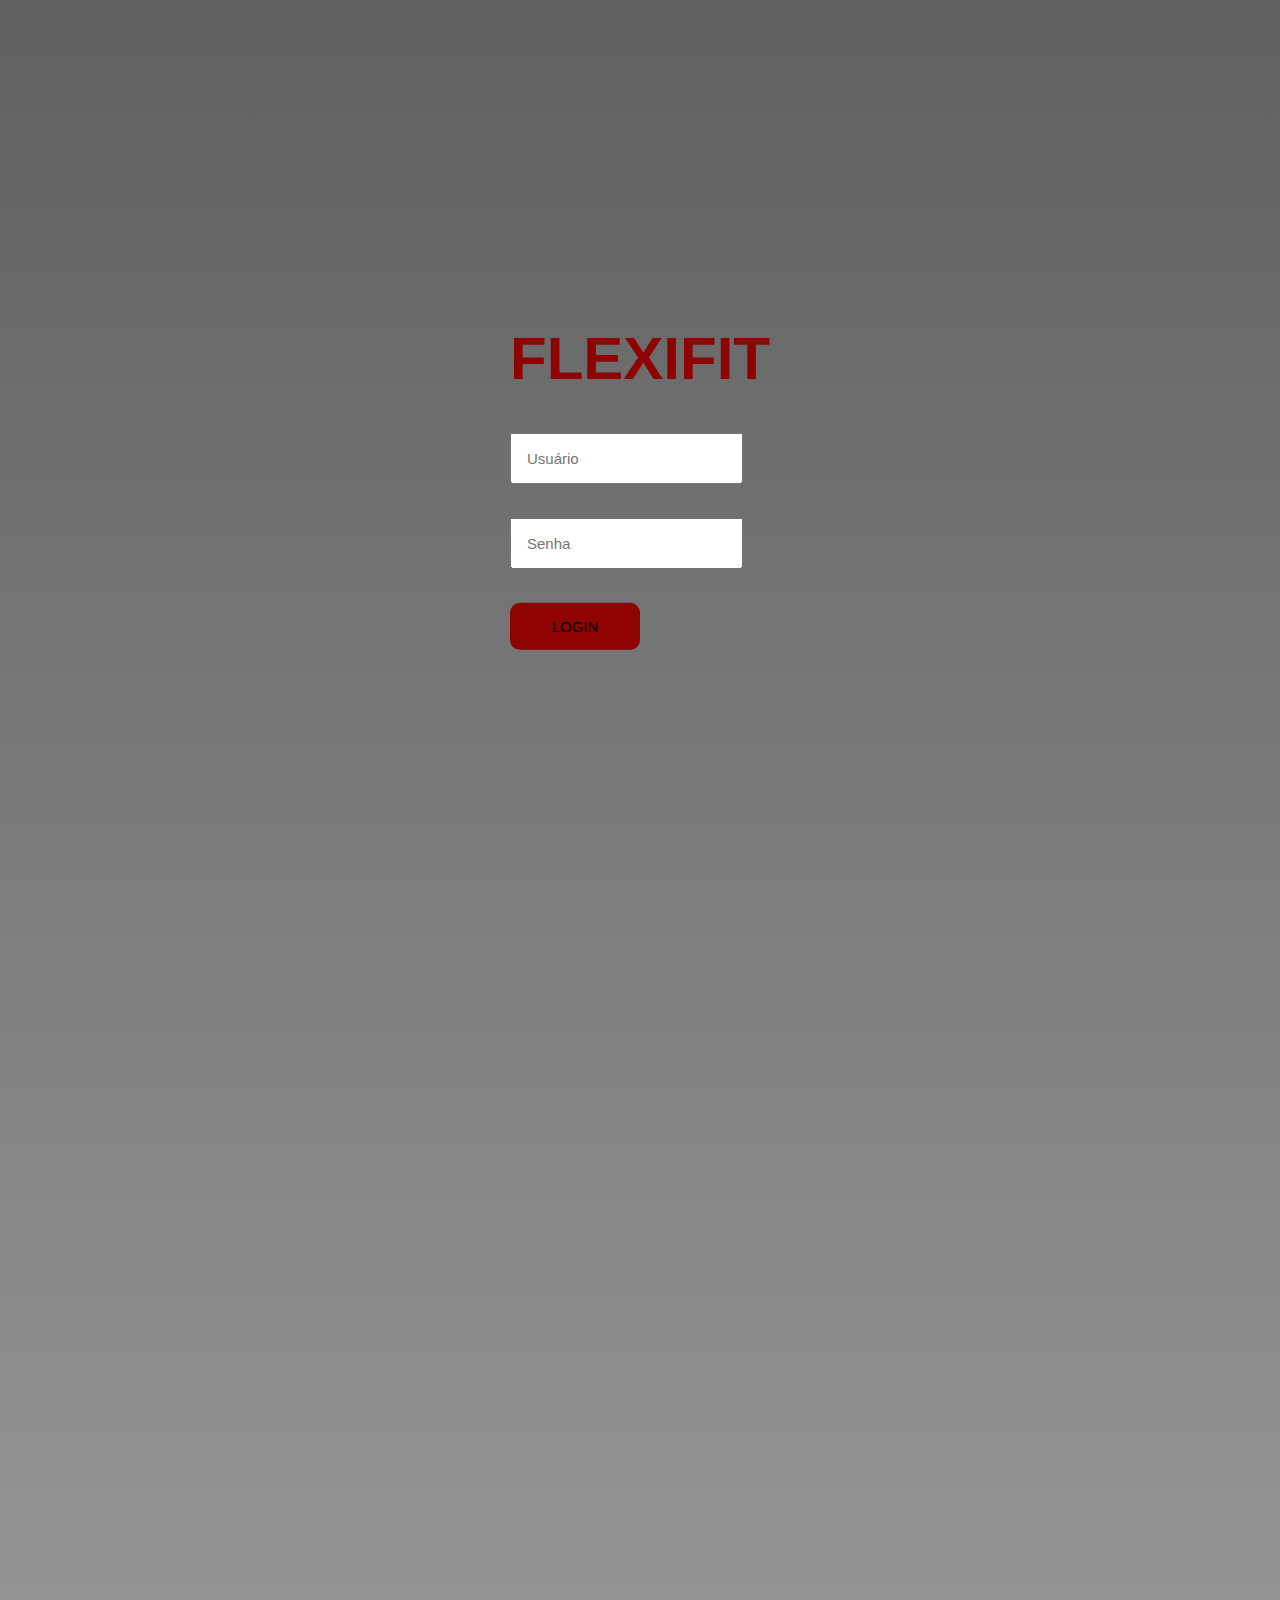
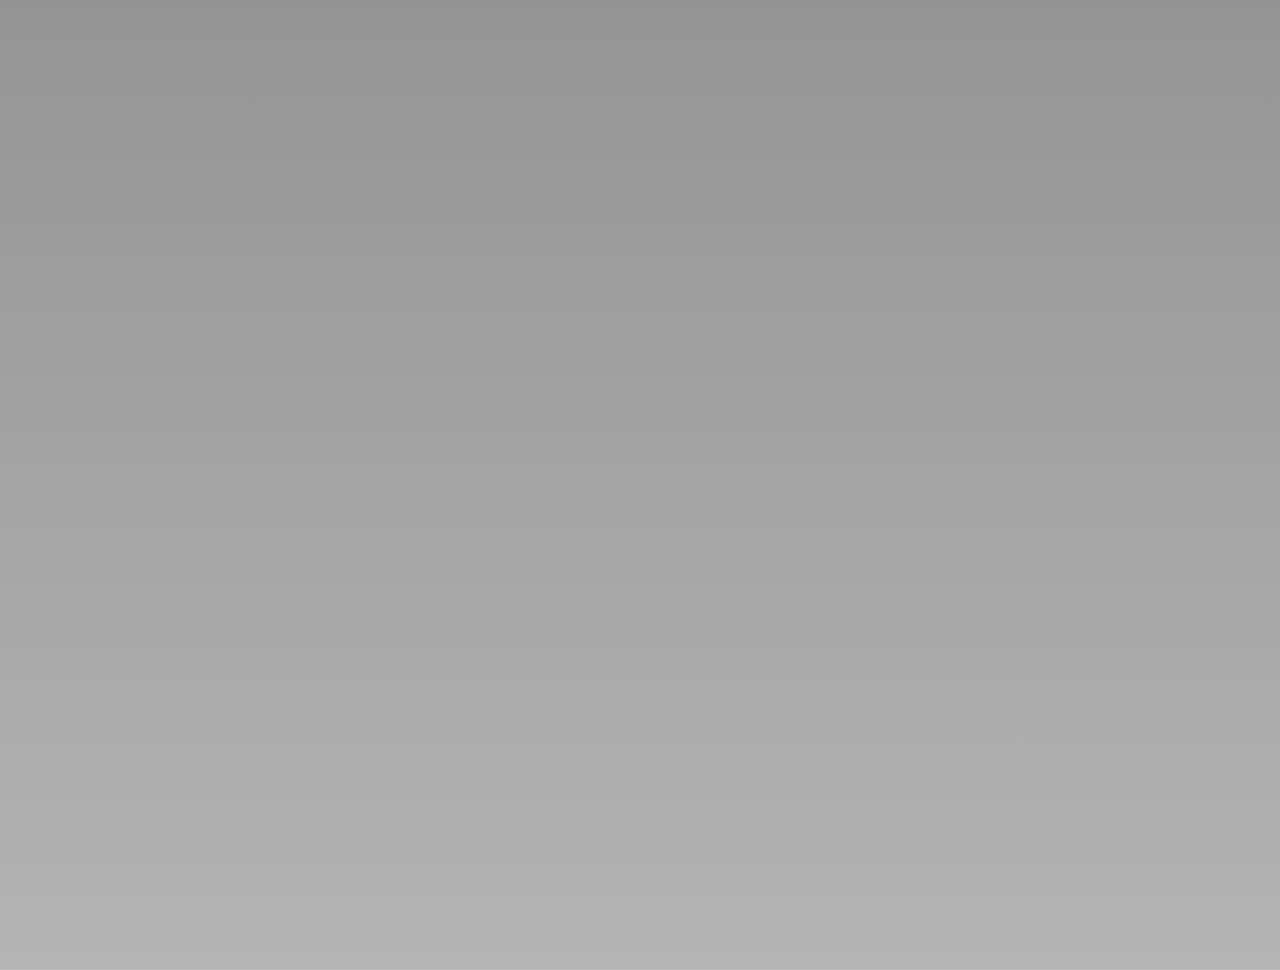
<file: index.html>
<!DOCTYPE html>
<html lang="pt-br">
<head>
    <meta charset="UTF-8">
    <meta http-equiv="X-UA-Compatible" content="IE=edge">
    <meta name= "viewport" content="width=device-width,initial-scale=1.0">
    <title>tela de login</title>
    <style>
        body{
            color: #D9D9D9;
            font-family: Arial, Helvetica, sans-serif

            }
            div{ 
                background: linear-gradient(180deg, #292929 0%, #B4B4B4 100%);
                position:absolute;
                top:50%;
                left: 50%;
                transform: translate(-50%,-50%);
                padding: 1920px;
                border-radius: 0px;
                color:rgb(143, 2, 2);
                font-size: 30px;
                
            }
            input{
                padding: 15px;
                border-radius: none;
                outline: none;
                font-size: 15px;

            }
            button{
                background-color: rgb(143, 2, 2);
                border: none;
                padding: 15px;
                width: 50%;
                border-radius: 10px;
                font-size: 15px;
                cursor: pointer;
            }
    </style>
        
    
<body>

            <div class="tela-login">

        
            </div>
        <div id="formulario">
            <br>
        <h1>FLEXIFIT</h1>
           <input type="text"placeholder="Usuário">
           <br><br>
           <input type="password"placeholder= "Senha">
           <br><br>
               <button>LOGIN</button>
                <form action="login.php" method="post">

                </form>

            </div>
        </section>

        </section>
    </main>
    
</body>
</html>
</file>
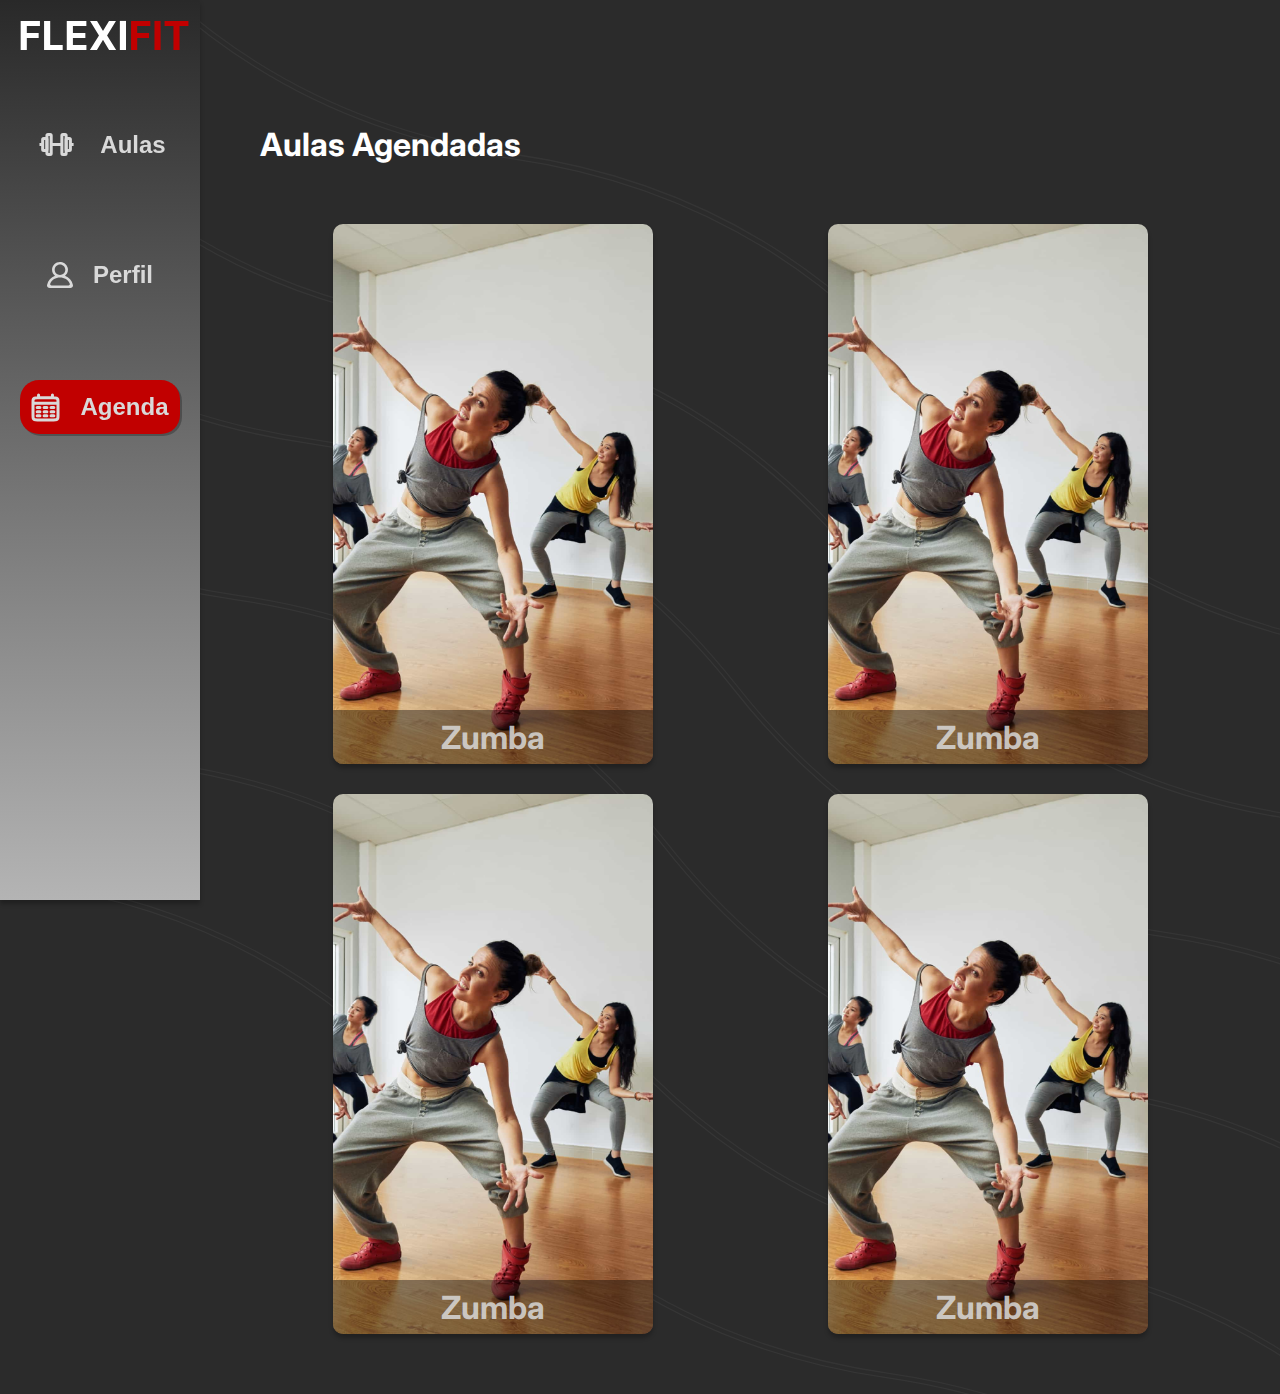
<file: codigo-fonte/agenda/agenda.html>
<!DOCTYPE html>
<html lang="en">
<head>
    
    <meta charset="UTF-8">
    <meta name="viewport" content="width=device-width, initial-scale=1.0">
    <title>Agenda</title>
    <link rel="stylesheet" href="agenda.css">
    <link rel="preconnect" href="https://fonts.googleapis.com">
    <link rel="preconnect" href="https://fonts.gstatic.com" crossorigin>
    <link href="https://fonts.googleapis.com/css2?family=Inter:wght@100;200;300;400;500;600;700;800;900&display=swap" rel="stylesheet">
</head>
<body>
    <div class="section">
        <h1>Aulas Agendadas</h1>
        <div class="cardAula">
                <div class="aula" role="button" id="aula-box">
                    <div id="box">
                        <p>Zumba</p>
                    </div>
                </div>
                <div class="aula" role="button" id="aula-box">
                    <div id="box">
                        <p>Zumba</p>
                    </div>
                </div>
                <div class="aula" role="button" id="aula-box">
                    <div id="box">
                        <p>Zumba</p>
                    </div>
                </div>
                <div class="aula aula-esp" role="button" id="aula-box">
                    <div id="box">
                        <p>Zumba</p>
                    </div>
                </div>
        </div>
        <div id="modal-id" class="modal-container">
            <div class="modal">
                <div class="aula" id="modal-image">
                    <div id="box">
                        <p>Zumba</p>
                    </div>
                </div>
                <div id="textos">
                    <p>Horário</p>
                    <p>Data</p>
                    <p>16:30</p>
                    <p>01/12</p>
                </div>
                <div id="botoes">
                    <a href="">Voltar</a>
                    <a href="">Desmarcar</a>
                </div>
            </div>
        </div>
    </div>
    <aside>
        <div class="sidebar">
            <div class="logo">
                <img src="/codigo-fonte/sidebar/images/flexifit.svg" alt="Flexifit">
            </div>
            <ul class="menu">
                <li>
                    <a href="/codigo-fonte/aulas/aulas.html">
                        <button class="Aulas">
                            <img src="/codigo-fonte/sidebar/images/gym.svg" alt="Aulas">
                            <p>Aulas</p>
                        </button>
                    </a>
                </li>
                <li>
                    <a href="/codigo-fonte/cadastro/cadastro.html">
                        <button class="Perfil">
                            <img src="/codigo-fonte/sidebar/images/profile.svg" alt="Perfil">
                            <p>Perfil</p>
                        </button>
                    </a>
                </li>
                <li>
                    <a href="/codigo-fonte/agenda/agenda.html">
                        <button class="Agenda">
                            <img src="/codigo-fonte/sidebar/images/calendar.svg" alt="Agenda">
                            <p>Agenda</p>
                        </button>
                    </a>
                </li>
            </ul>
        </div>
    </aside>
<script src="agenda.js"></script>
</body>
</html>
</file>
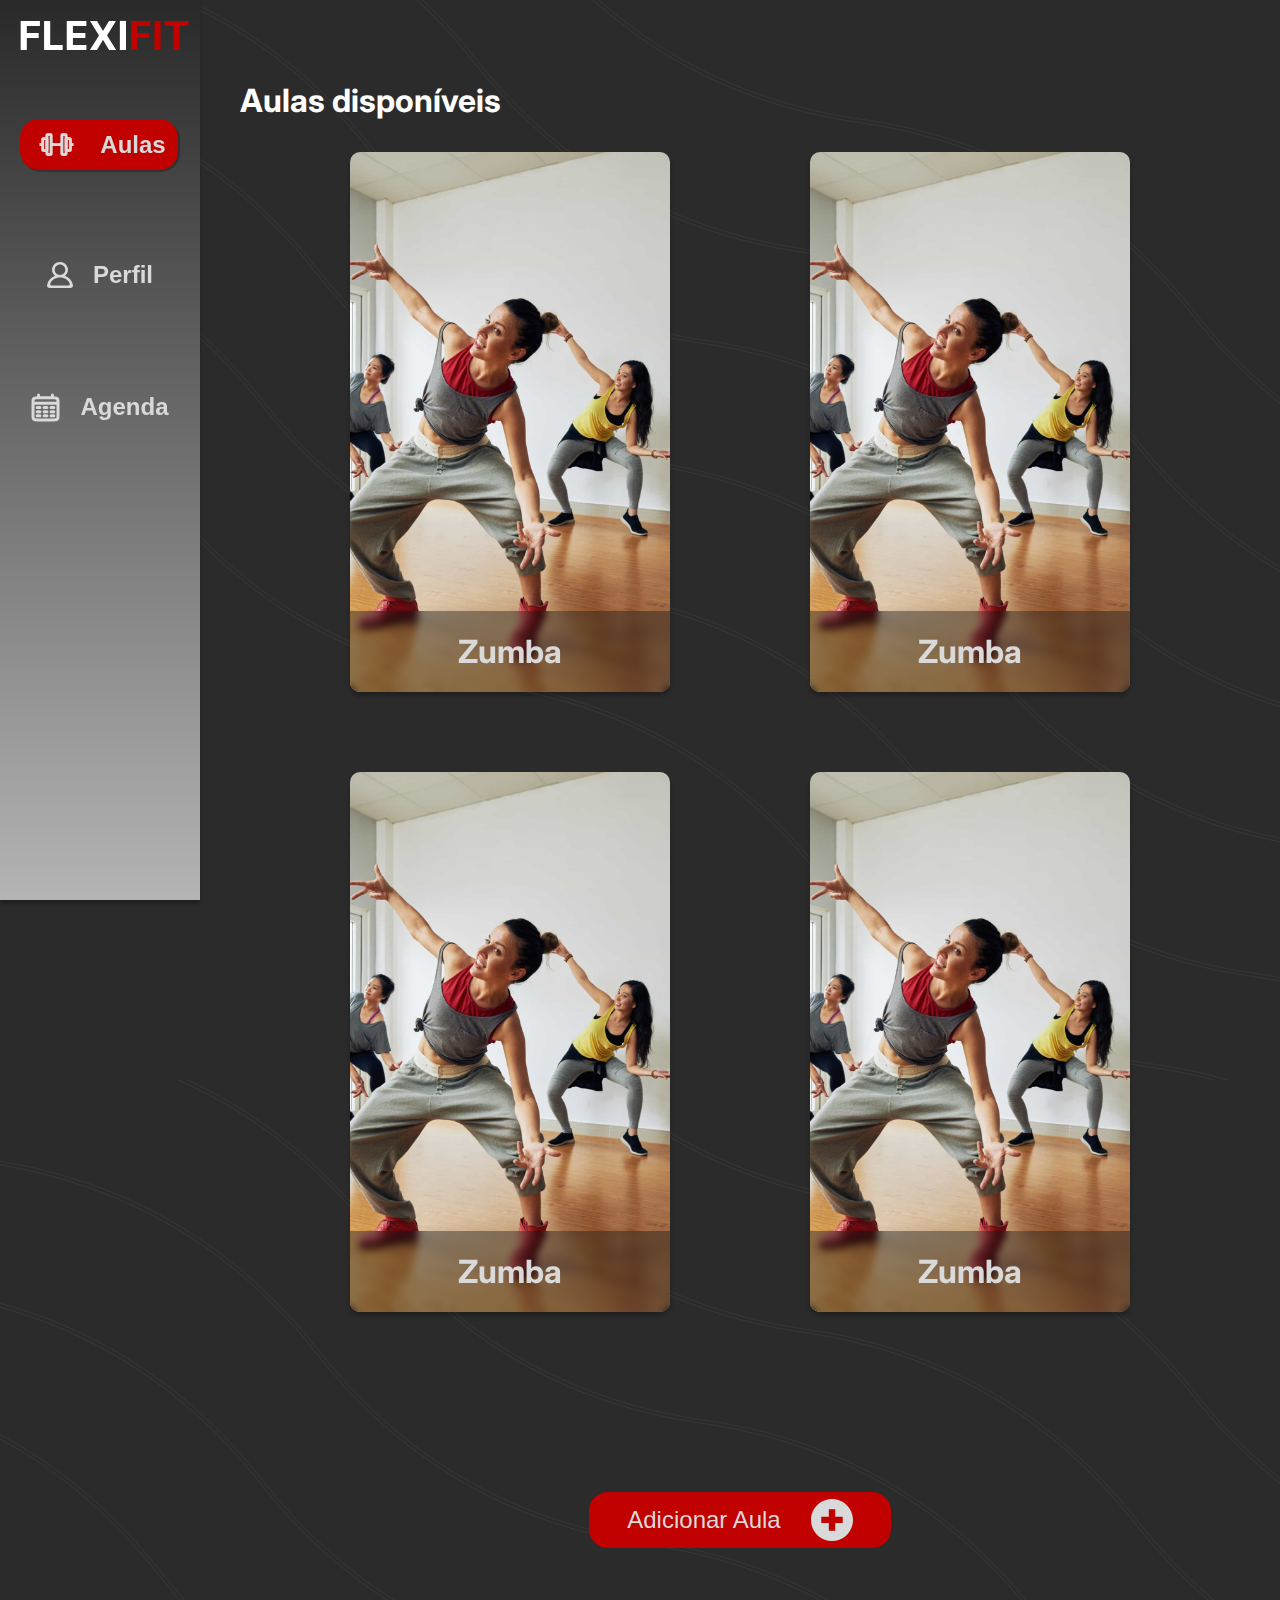
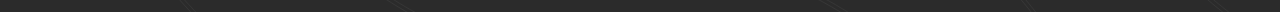
<file: codigo-fonte/aulas/aulas.html>
<!DOCTYPE html>
<html lang="en">

<head>
    <meta charset="UTF-8">
    <meta name="viewport" content="width=device-width, initial-scale=1.0">
    <title>Aulas</title>
    <link rel="stylesheet" href="aulas.css">
    <link rel="preconnect" href="https://fonts.googleapis.com">
    <link rel="preconnect" href="https://fonts.gstatic.com" crossorigin>
    <link href="https://fonts.googleapis.com/css2?family=Inter:wght@100;200;300;400;500;600;700;800;900&display=swap"
        rel="stylesheet">
    <script src="aulas.js" defer></script>
</head>

<body>
    <div class="section">
        <div>
            <h1 class="texto">Aulas disponíveis</h1>
        </div>
        <div class="cards">
            <div class="card-aula">
                <div class="card-text">
                    <h1>Zumba</h1>
                </div>
            </div>
            <div class="card-aula">
                <div class="card-text">
                    <h1>Zumba</h1>
                </div>
            </div>
            <div class="card-aula">
                <div class="card-text">
                    <h1>Zumba</h1>
                </div>
            </div>
            <div class="card-aula">
                <div class="card-text">
                    <h1>Zumba</h1>
                </div>
            </div>
            <div class="break"></div>
            <div class="break"></div>
        </div>
        <div id="button">
            <button id="open-modal">
                <p>Adicionar Aula</p>
                <image src="/codigo-fonte/assets/icons/add.svg" alt="Adicionar Aula"></image>
            </button>
        </div>
        <div id="fade" class="hide"></div>
        <div id="add-modal" class="hide">
            <div class="modal-header">
                Cadastrar aula
            </div>
            <div class="info">
                <form>
                    <select name="aulas" id="aulas" class="options">
                        <option value="" disabled selected hidden>Aula</option>
                        <option value="zumba">Zumba</option>
                        <option value="zumba">Zumba</option>
                        <option value="zumba">Zumba</option>
                    </select>
                    <select name="horario" id="horario" class="options">
                        <option value="" disabled selected hidden>Horário</option>
                        <option value="dez">10:30</option>
                        <option value="dez">10:30</option>
                        <option value="dez">10:30</option>
                    </select>
                    <select name="data" id="data" class="options">
                        <option value="" disabled selected hidden>Data</option>
                        <option value="data">11/11</option>
                        <option value="data">11/11</option>
                        <option value="data">11/11</option>
                    </select>
                </form>
            </div>
            <div class="modal-footer">
                <div id="button">
                    <button id="close-modal">
                        <p>Voltar</p>
                    </button>
                </div>
                <div id="button">
                    <button id="close-modal">
                        <p>Continuar</p>
                    </button>
                </div>
            </div>
        </div>
    </div>

    <aside>
        <div class="sidebar">
            <div class="logo">
                <img src="/codigo-fonte/sidebar/images/flexifit.svg" alt="Flexifit">
            </div>
            <ul class="menu">
                <li>
                    <a href="/codigo-fonte/aulas/aulas.html">
                        <button class="Aulas">
                            <img src="/codigo-fonte/sidebar/images/gym.svg" alt="Aulas">
                            <p>Aulas</p>
                        </button>
                    </a>
                </li>
                <li>
                    <a href="/codigo-fonte/cadastro/cadastro.html">
                        <button class="Perfil">
                            <img src="/codigo-fonte/sidebar/images/profile.svg" alt="Perfil">
                            <p>Perfil</p>
                        </button>
                    </a>
                </li>
                <li>
                    <a href="/codigo-fonte/agenda/agenda.html">
                        <button class="Agenda">
                            <img src="/codigo-fonte/sidebar/images/calendar.svg" alt="Agenda">
                            <p>Agenda</p>
                        </button>
                    </a>
                </li>
            </ul>
        </div>
    </aside>
</body>

</html>
</file>
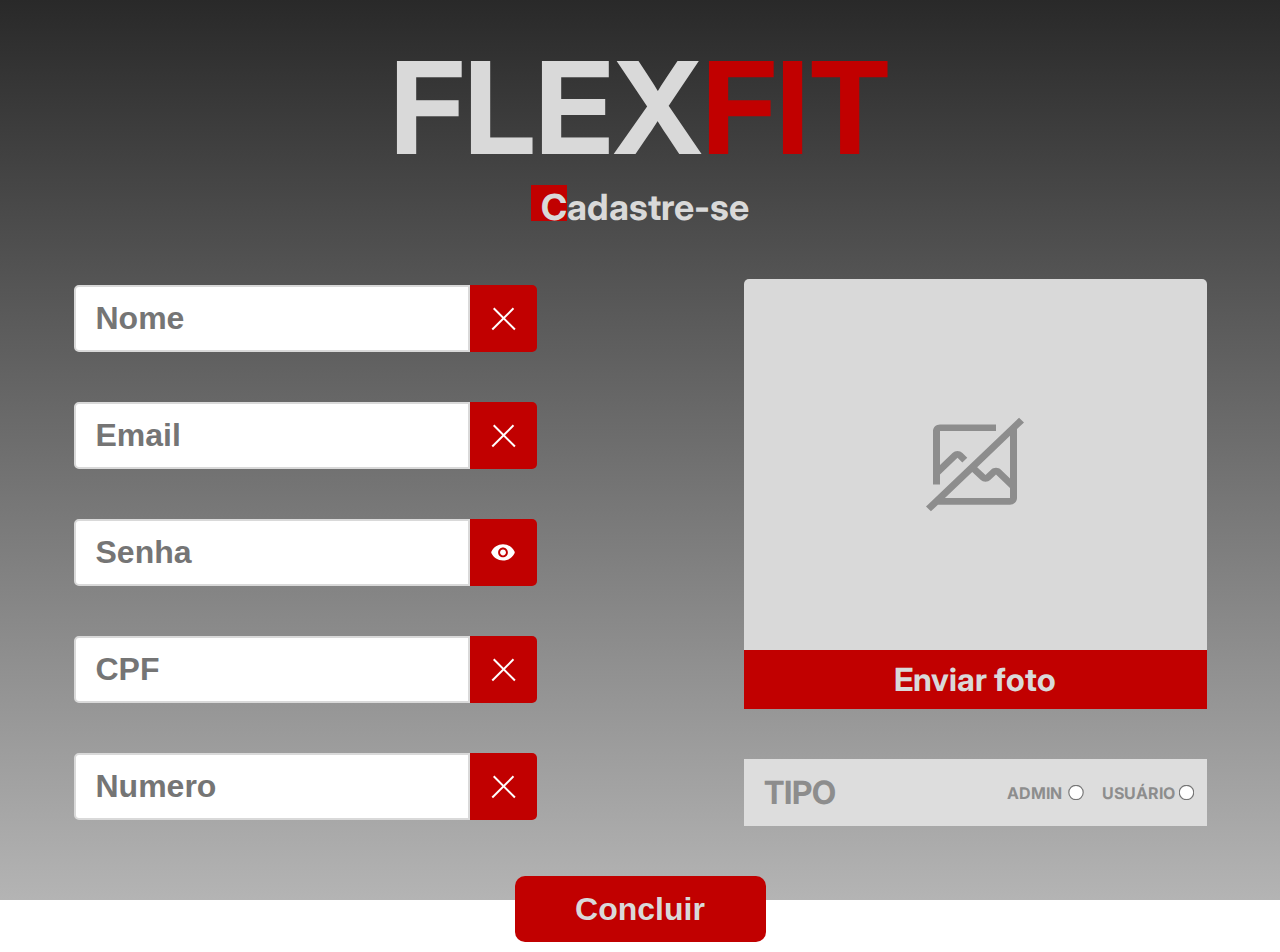
<file: codigo-fonte/cadastro/cadastro.html>
<!DOCTYPE html>
<html lang="en">
  <head>
    <meta charset="UTF-8" />
    <meta name="viewport" content="width=device-width, initial-scale=1.0" />
    <title>Cadastro</title>
    <link rel="stylesheet" href="cadastro.css" />
    <link rel="preconnect" href="https://fonts.googleapis.com%22%3E/" />
    <link rel="preconnect" href="https://fonts.gstatic.com/" crossorigin />
    <link
      href="https://fonts.googleapis.com/css2?family=Inter:wght@100;200;300;400;500;600;700;800;900&display=swap"
      rel="stylesheet"
    />
  </head>
  <body>
    <div class="header">
      <div class="title">
        <span class="title-01">FLEX</span><span class="title-02">FIT</span>
      </div>
      <div class="sub-title">
        <span class="box">C</span>
        <span class="sub-title-01">adastre-se</span>
      </div>
    </div>

    <form class="form">
      <div class="inputs">
        <div class="input-body">
          <input type="text" placeholder="Nome" id="nome-input" />
          <div class="action" id="action" input-id="nome-input">
            <img src="images/close.svg" />
          </div>
        </div>

        <div class="input-body">
          <input type="email" placeholder="Email" id="email-input" />
          <div class="action" id="action" input-id="email-input">
            <img src="images/close.svg" />
          </div>
        </div>

        <div class="input-body">
          <input type="password" placeholder="Senha" id="password-input" />
          <div class="action" id="passwordAction" input-id="password-input">
            <img src="images/eye.svg" />
          </div>
        </div>

        <div class="input-body">
          <input type="text" placeholder="CPF" id="cpf-input" />
          <div class="action" id="action" input-id="cpf-input">
            <img src="images/close.svg" />
          </div>
        </div>

        <div class="input-body">
          <input type="number" placeholder="Numero" id="numero-input" />
          <div class="action" id="action" input-id="numero-input">
            <img src="images/close.svg" />
          </div>
        </div>
      </div>

      <div class="send-image">
        <div class="image-selector">
          <div class="image-placeholder">
            <img src="images/no-image.svg" id="image-content" />
          </div>
          <div class="image-btn" id="send-img-btn">
            <span>Enviar foto</span>
          </div>
          <input type="file" style="display: none" id="input-file" />
        </div>

        <div class="user-role">
          <span class="user-role-title">TIPO</span>
          <div class="radios">
            <div class="radio-input">
              <span class="radio-label">ADMIN</span>
              <input type="radio" name="role" />
            </div>
            <div class="radio-input">
              <span class="radio-label">USUÁRIO</span>
              <input type="radio" name="role" />
            </div>
          </div>
        </div>
      </div>
    </form>

    <div class="save-actions">
      <a href="/codigo-fonte/aulas/aulas.html"><button>Concluir</button></a>
    </div>
    <script src="cadastro.js"></script>
  </body>
</html>
</file>
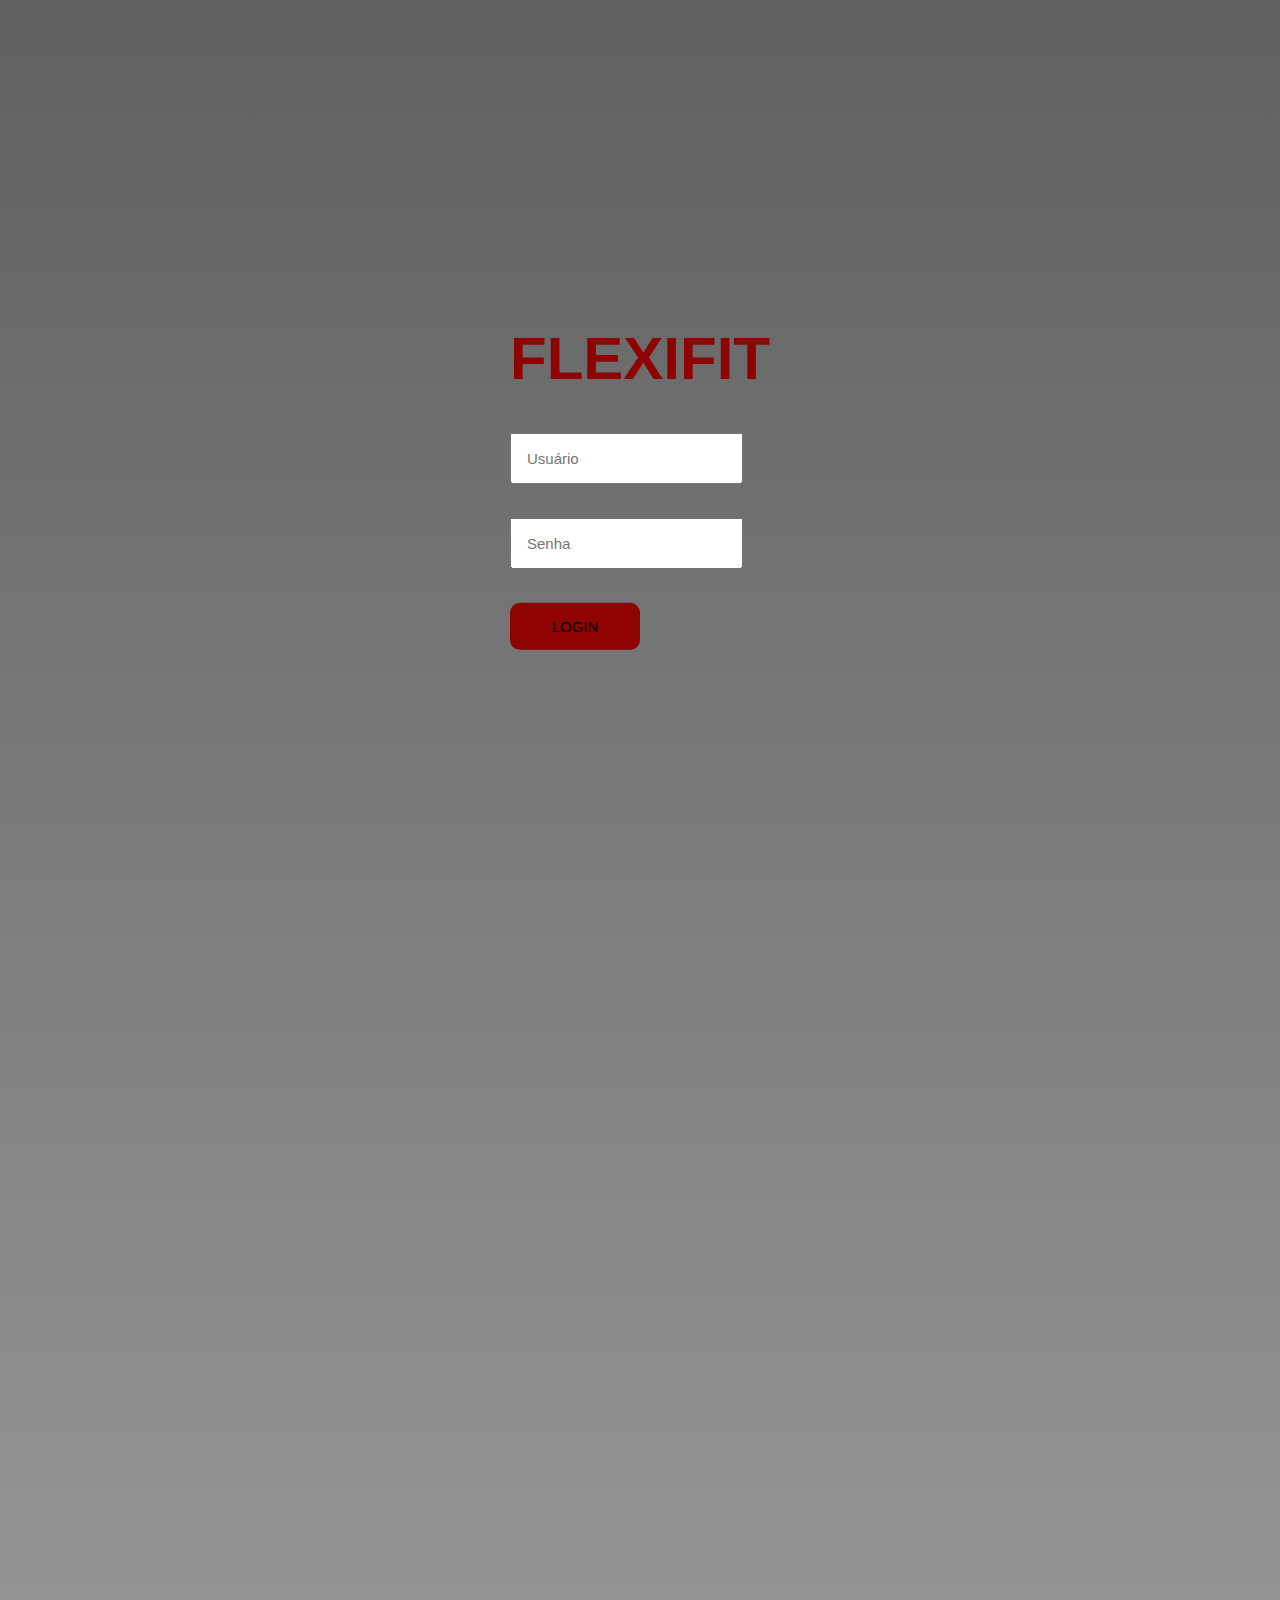
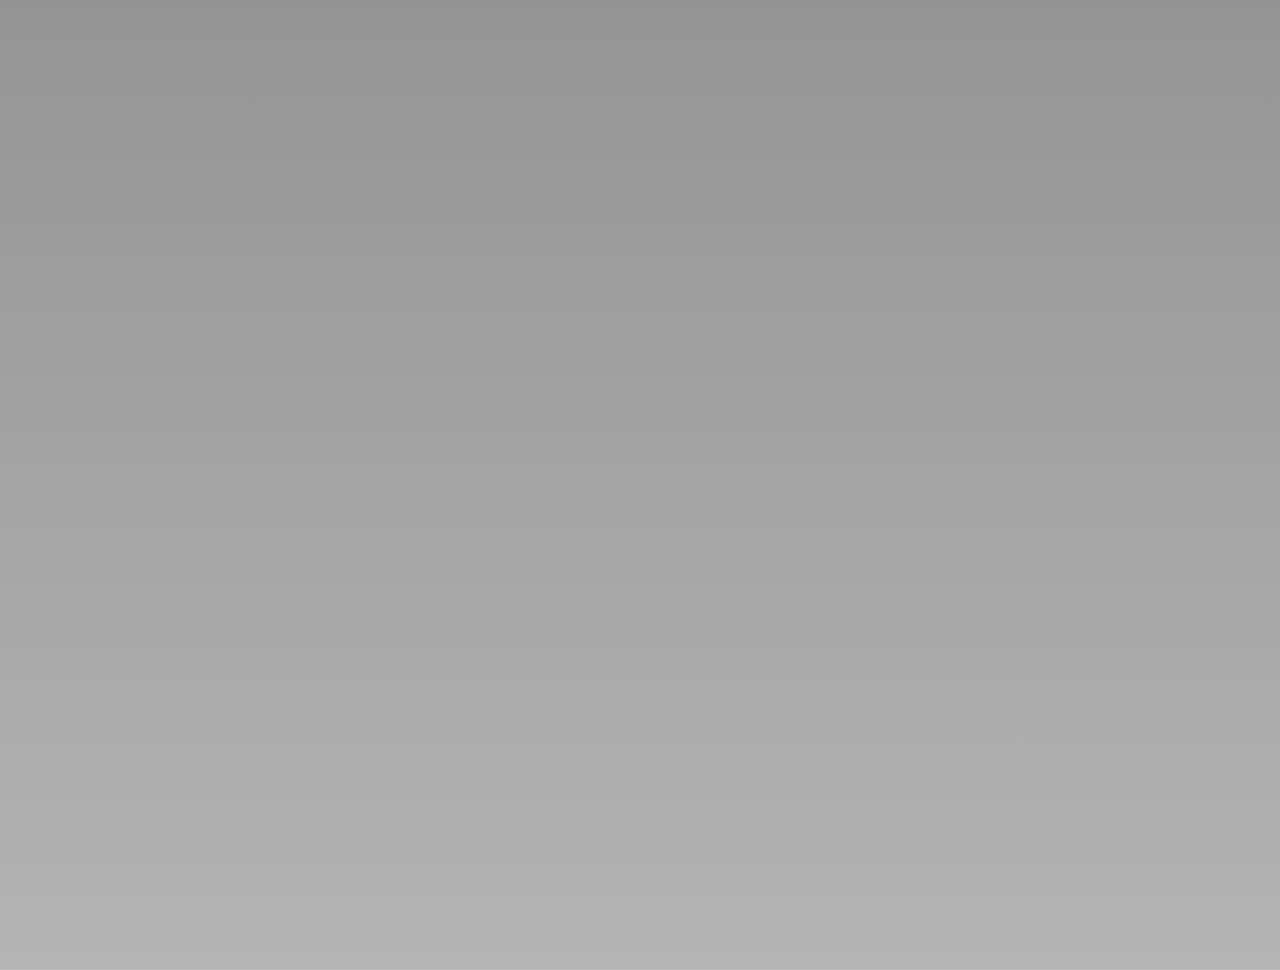
<file: codigo-fonte/login/tela- login.html>
<!DOCTYPE html>
<html lang="pt-br">
<head>
    <meta charset="UTF-8">
    <meta http-equiv="X-UA-Compatible" content="IE=edge">
    <meta name= "viewport" content="width=device-width,initial-scale=1.0">
    <title>tela de login</title>
    <style>
        body{
            color: #D9D9D9;
            font-family: Arial, Helvetica, sans-serif

            }
            div{ 
                background: linear-gradient(180deg, #292929 0%, #B4B4B4 100%);
                position:absolute;
                top:50%;
                left: 50%;
                transform: translate(-50%,-50%);
                padding: 1920px;
                border-radius: 0px;
                color:rgb(143, 2, 2);
                font-size: 30px;
                
            }
            input{
                padding: 15px;
                border-radius: none;
                outline: none;
                font-size: 15px;

            }
            button{
                background-color: rgb(143, 2, 2);
                border: none;
                padding: 15px;
                width: 50%;
                border-radius: 10px;
                font-size: 15px;
                cursor: pointer;
            }
    </style>
        
    
<body>

            <div class="tela-login">

        
            </div>
        <div id="formulario">
            <br>
        <h1>FLEXIFIT</h1>
           <input type="text"placeholder="Usuário">
           <br><br>
           <input type="password"placeholder= "Senha">
           <br><br>
           <a href="/codigo-fonte/aulas/aulas.html">
            <button>LOGIN</button>
           </a>
                <form action="login.php" method="post">

                </form>

            </div>
        </section>

        </section>
    </main>
    
</body>
</html>
</file>
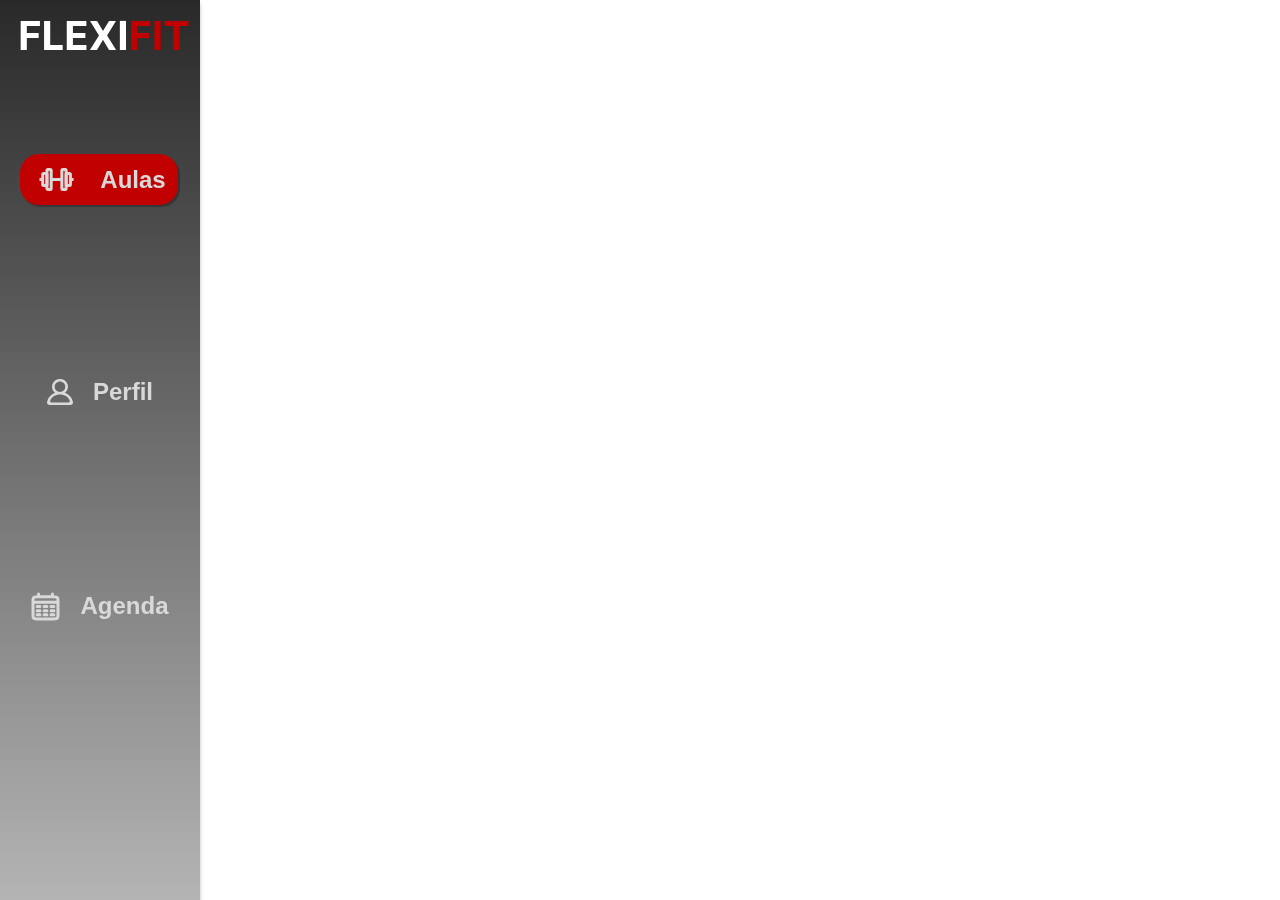
<file: codigo-fonte/sidebar/sidebar.html>
<!DOCTYPE html>
<html lang="en">
<head>
    <meta charset="UTF-8">
    <meta name="viewport" content="width=device-width, initial-scale=1.0">
    <title>sidebar</title>

    <link rel="stylesheet" type="text/css" href="sidebar.css">
    <link rel="preconnect" href="https://fonts.googleapis.com%22%3E/" />
    <link rel="preconnect" href="https://fonts.gstatic.com/" crossorigin />
    <link
      href="https://fonts.googleapis.com/css2?family=Inter:wght@100;200;300;400;500;600;700;800;900&display=swap"
      rel="stylesheet"
    />
</head>
<body>
    <aside>
      <div class="sidebar">
          <div class="logo">
            <img src="images/flexifit.svg" alt="Flexifit">
          </div>
          <ul class="menu">
            <li>
              <a href="/codigo-fonte/aulas/aulas.html">
                <button class="Aulas">
                <img src="images/gym.svg" alt="Aulas">
                <p>Aulas</p>
                </button>
              </a>
            </li>
            <li>
              <a href="/codigo-fonte/cadastro/cadastro.html">
                <button class="Perfil">
                  <img src="images/profile.svg" alt="Perfil">
                  <p>Perfil</p>
                </button>
              </a>
            </li>
            <li>
              <a href="/codigo-fonte/agenda/agenda.html">
                <button class="Agenda">
                  <img src="images/calendar.svg" alt="Agenda">
                  <p>Agenda</p>
                </button>
              </a>
            </li>
          </ul>
        </div>
    </aside>
</body>
</html>
</file>
<file: codigo-fonte/agenda/agenda.css>
body {
  margin: 0px;
  font-family: Inter;
  background-color: #2b2b2b;
  background-image: url(imagens/Ondas.svg);
  background-position: center;
  background-size: cover;
  display: grid;
  grid-template-columns: 200px;
  grid-template-rows: 200px;
  grid-template-areas:
    "aside section"
    "aside section";
}

.section {
  padding: 60px;
  grid-area: section;
  grid-column: section;
}
a {
  text-decoration: none;
  cursor: pointer;
}
h1 {
  padding-top: 65px;
  margin-top: 0px;
  font-weight: bold;
  font-size: 32px;
  grid-column: 1/-1;
  color: #ffffff;
  margin-bottom: 60px;
}
.cardAula {
  display: grid;
  grid-template-columns: repeat(auto-fit, minmax(320px, 1fr));
  gap: 30px;
  justify-items: center;
}
.aula {
  display: flex;
  align-items: end;
  cursor: pointer;
  min-height: 500px;
  height: 60vh;
  max-width: 320px;
  border-radius: 10px;
  background-image: url("imagens/image\ 1.jpg");
  background-position: center;
  background-size: cover;
  box-shadow: 0px 4px 4px 0px rgba(0, 0, 0, 0.25);
}

#box {
  display: flex;
  align-items: center;
  justify-content: center;
  position: relative;
  bottom: 0;
  border-radius: 0px 0px 10px 10px;
  background-color: rgba(0, 0, 0, 0.4);
  height: 10%;
  width: 320px;
}
#box p {
  margin: 10px;
  font-size: 32px;
  font-weight: bold;
  color: #d9d9d9d9;
  text-align: center;
  align-self: center;
}
.modal {
  gap: 20%;
  display: flex;
  flex-direction: column;
  width: 30%;
  min-width: 300px;
  height: 80%;
  padding: 40px;
  border-radius: 30px;
  background: #b3b3b3;
}
.modal-container {
  background: rgba(0, 0, 0, 0.5);
  backdrop-filter: blur(5px);
  width: 100vw;
  height: 100vh;
  position: fixed;
  top: 0px;
  left: 0px;
  z-index: 2000;
  display: none;
  justify-content: center;
  align-items: center;
}
.modal-container.mostrar {
  display: flex;
}
@keyframes modal {
  from {
    opacity: 0;
    transform: translate3d(0, -60px, 0);
  }
  to {
    opacity: 1;
    transform: translate3d(0, 0, 0);
  }
}
.mostrar .modal {
  animation: modal 0.3s;
}
#modal-image {
  max-width: 100%;
  min-height: 0px;
  margin: 0px;
  margin-top: 20px;
  cursor: default;
  height: 40%;
}
#modal-image #box {
  width: 100%;
  height: 20%;
}
#textos {
  display: grid;
  grid-template-columns: 1fr 1fr;
}
#textos p {
  font-weight: bold;
  margin: 0px;
  font-size: 48px;
  text-align: center;
  color: #3b3b3b;
}
#botoes {
  align-items: end;
  display: grid;
  grid-template-columns: 1fr 1fr;
  gap: 20%;
  margin-bottom: 20px;
}
#botoes a {
  background: #2b2b2b;
  border-radius: 20px;
  padding: 5%;
  color: #d9d9d9d9;
  text-align: center;
}

.sidebar {
  grid-area: aside;
  grid-column: aside;
  display: flex;
  flex-direction: column;
  background: linear-gradient(180deg, #292929 0%, #b4b4b4 100%);
  box-shadow: 0px 4px 4px 0px rgba(0, 0, 0, 0.25);
  color: #ffffff;
  width: 200px;
  height: 100vh;
  position: fixed;
}

.logo {
  width: 167.784px;
  height: 29.091px;
  padding: 20px;
}

.menu {
  list-style-type: none;
  margin: 0;
  padding: 0;
}

.menu a {
  text-decoration: none;
}

.menu li {
  padding: 50px 20px 28px 20px;
  position: relative;
}

.menu li.active {
  background-color: #ff0000;
}

.menu button img {
  margin-right: 20px;
}

@media (max-width: 674px) {
  body {
    grid-template-columns: 1fr;
    grid-template-rows: 500px;
    grid-template-areas:
      "aside"
      "section";
  }

  .sidebar {
    width: 100%;
    position: static;
    display: flex;
    flex-direction: column;
    align-items: center;
    height: 500px;
  }

  .section {
    width: 100%;
    margin: 0;
    padding: 0px;
  }
}

.sidebar .menu .Aulas {
  cursor: pointer;
  width: 158px;
  height: 51px;
  background-color: transparent;
  border: transparent;
  border-radius: 19px;
  color: #d9d9d9;
  font-size: 150%;
  font-weight: 600;
  flex-direction: row;
  display: flex;
  align-items: center;
  justify-content: center;
  flex-direction: row;
  flex-shrink: 0;
}

.sidebar .menu .Perfil {
  cursor: pointer;
  width: 160px;
  height: 6vh;
  background-color: transparent;
  border: transparent;
  border-radius: 19px;
  color: #d9d9d9;
  font-size: 150%;
  font-weight: 600;
  flex-direction: row;
  display: flex;
  align-items: center;
  justify-content: center;
  flex-direction: row;
}

.sidebar .menu .Agenda {
  cursor: pointer;
  width: 160px;
  height: 6vh;
  background-color: #c10000;
  border: transparent;
  border-radius: 19px;
  box-shadow: 2px 2px 0px 0px rgba(0, 0, 0, 0.25);
  color: #d9d9d9;
  font-size: 150%;
  font-weight: 600;
  flex-direction: row;
  display: flex;
  align-items: center;
  justify-content: center;
  flex-direction: row;
}
</file>
<file: codigo-fonte/aulas/aulas.css>
body{
    font-family: Inter;
    background-color: #2B2B2B;
    background-image: url(/codigo-fonte/assets/images/Ondas.svg);
    display: grid;
    grid-template-columns: 200px;
    grid-template-rows: 200px;
    grid-template-areas: 
    "aside section section"
    ;
    grid-gap: 0vw;
    padding: 0px;
    margin: 0px;
}

.texto{
    display: flex;
    margin-left: 40px;
    margin-bottom: 2rem;
    justify-content: start;
    font-weight: bold;
    font-size: 32px;
    color: #FFFFFF;
}

p{
    margin-top: 0;
    margin-bottom: 0;
}

.section{
    padding-top: 60px;
    padding-bottom: 60px;
    grid-area: section;
    grid-column: section;
}

.cards{
    display: flex;
    gap: 0% 13%;
    flex-wrap: wrap;
    justify-content: center;
}

.card-aula{
    display: flex;
    flex-basis: 100%;
    align-items: end;
    margin-bottom: 80px;
    max-width: 20rem;
    width: 26%;
    height: 60vh;
    border-radius: 10px;
    background-size: cover;
    background-position: center;
    background-image: url(/codigo-fonte/assets/images/zumba.jpg);
    box-shadow: 0px 4px 4px 0px rgba(0, 0, 0, 0.25);
}

.card-text{
    display: flex;
    justify-content: center;
    align-items: center;
    width: 100%;
    height: 15%;
    border-radius: 0px 0px 10px 10px;
    background: rgba(18, 17, 17, 0.39);
    backdrop-filter: blur(3.5px);
    color: #D9D9D9;
    font-style: normal;
    font-size: 100%;
}

.break{
    width: 26%;
    margin-bottom: 50px;
    max-width: 20rem;
}

.info{
    width: 100%;
}

.modal-footer{
    display: flex;
    justify-content: space-around;
    align-items: center;
    width: 100%;
}

.modal-header{
    display: flex;
    justify-content: center;
    color: #3C3C3C;
    font-size: 40px;
    font-weight: 600;
    padding-bottom: 4rem;
    text-align: center;
}

select{
    margin-bottom: 40px;
    width: 100%;
    background: #D9D9D9;
    border-radius: 7px;
    height: 6vh;
    border: 2px solid var(--project-01);
    filter: drop-shadow(2px 2px 0px rgba(0, 0, 0, 0.25));
    color: #707070;
    font-weight: bold;
    font-size: 20px;
    outline: none !important;
    padding-left: 20px;
}

#button{
    display: flex;
    justify-content: center;
    margin-top: 50px;
}

#fade, #modal{
    transition: .5s;
    opacity: 1;
    pointer-events: all;
}

#fade{
    position: fixed;
    top: 0;
    left: 0;
    width: 100%;
    height: 100%;
    backdrop-filter: blur(5px);
    z-index: 5;
}

#open-modal{
    display: flex;
    cursor: pointer;
    justify-content: center;
    align-items: center;
    margin-bottom: 4rem;
    gap: 0px 30px;
    width: 28%;
    height: 3.5rem;
    background-color: #C10000;
    border: transparent;
    border-radius: 19px;
    color:#D9D9D9;
    font-size: 150%;
}

#close-modal{
    cursor: pointer;
    width: 160px;
    height: 6vh;
    background-color: #C10000;
    border: transparent;
    border-radius: 17px;
    color: #D9D9D9;
    font-size: 150%;
    font-weight: 600;
}

#add-modal{
    position: fixed;
    display: flex;
    justify-content: center;
    align-items: center;
    flex-direction: column;
    left: 50%;
    top: 50%;
    z-index: 10;
    transform: translate(-50%, -50%);
    background: #B3B3B3;
    width: 500px;
    max-width: 90%;
    border-radius: 30px;
    height: 80%;
    padding: 40px;
    gap: 40px;
}

#add-modal.hide,
#fade.hide{
    opacity: 0;
    pointer-events: none;
}

#add-modal.hide{
    top: 0;
}

.sidebar {
    grid-area: aside;
    grid-column: aside;
    display: flex;
    flex-direction: column;
    background: linear-gradient(180deg, #292929 0%, #B4B4B4 100%);
    box-shadow: 0px 4px 4px 0px rgba(0, 0, 0, 0.25);    
    color: #ffffff;
    width: 200px; 
    height: 100vh; 
    position: fixed;
}

.logo {
    width: 167.784px;
    height: 29.091px;
    padding: 20px;
}

.menu {
    list-style-type: none;
    margin: 0;
    padding: 0;
}

.menu a{
    text-decoration: none;
}

.menu li {
    padding: 50px 20px 28px 20px;
    position: relative;
}

.menu li.active {
    background-color: #ff0000;
}

.menu button img {
    margin-right: 20px;
}

@media (max-width: 674px) {
    body {
        grid-template-columns: 1fr; 
        grid-template-rows: 840px;
        grid-template-areas: 
            "aside"
            "section"
            ;
    }

    .sidebar {
        width: 100%;
        position: static; 
        display: flex;
        flex-direction: column;
        align-items: center;
    }

    .section {
        width: 100%;
        margin: 0;
    }
} 

.sidebar .menu .Aulas{
cursor: pointer;
width: 158px;
height: 51px;
background-color: #C10000;
box-shadow: 2px 2px 0px 0px rgba(0, 0, 0, 0.25);
border: transparent;
border-radius: 19px;
color: #D9D9D9;
font-size: 150%;
font-weight: 600;
flex-direction: row;
display: flex;
align-items: center;
justify-content: center;
flex-direction: row;
flex-shrink: 0;
}

.sidebar .menu .Perfil{
    cursor: pointer;
    width: 160px;
    height: 6vh;
    background-color: transparent;
    border: transparent;
    border-radius: 19px;
    color: #D9D9D9;
    font-size: 150%;
    font-weight: 600;
    flex-direction: row;
    display: flex;
    align-items: center;
    justify-content: center;
    flex-direction: row;
}

.sidebar .menu .Agenda{
    cursor: pointer;
    width: 160px;
    height: 6vh;
    background-color: transparent;
    border: transparent;
    border-radius: 19px;
    color: #D9D9D9;
    font-size: 150%;
    font-weight: 600;
    flex-direction: row;
    display: flex;
    align-items: center;
    justify-content: center;
    flex-direction: row;
}
</file>
<file: codigo-fonte/cadastro/cadastro.css>
:root {
  --project-primary: #8d8d8d;
  --project-01: #d9d9d9;
  --project-02: #dddddd;
  --project-red: #c10000;
  --project-gradient-01: #292929;
  --project-gradient-02: #b4b4b4;
}

* {
  margin: 0;
  padding: 0;
  box-sizing: border-box;
}

a{
  text-decoration: none;
}

html {
  height: 100%;
  width: 100%;
}

body {
  font-family: "Inter";
  color: var(--project-01);
  background-image: linear-gradient(
    var(--project-gradient-01),
    var(--project-gradient-02)
  );
  background-repeat: no-repeat;
  background-attachment: fixed;
}

.header {
  width: 100%;
  display: flex;
  justify-content: center;
  align-items: center;
  flex-direction: column;
  margin-top: 30px;
}

.title {
  font-weight: bold;
  font-size: 128px;
}

.title-01 {
  color: var(--project-01);
}

.title-02 {
  color: var(--project-red);
}

.sub-title {
  font-weight: bold;
  font-size: 36px;
  color: var(--project-01);
  display: flex;
}

.box {
  display: block;
  width: 36px;
  height: 36px;
  background-color: var(--project-red);
  text-align: end;
}

.form {
  width: 100%;
  height: 100%;
  margin-top: 50px;
  display: flex;
  justify-content: space-around;
  align-items: center;
  gap: 60px;
  flex-wrap: wrap;
}

.send-image,
.inputs {
  display: flex;
  flex-direction: column;
  justify-content: space-between;
  align-items: center;
  height: 100%;
  gap: 50px;
}

.input-body {
  width: 463px;
  height: 67px;
  display: flex;
}

input {
  width: calc(100% - 67px);
  border-top-left-radius: 5px;
  border-bottom-left-radius: 5px;
  padding-left: 20px;
  outline: none !important;
  border: 2px solid var(--project-01);
  font-size: 32px;
  font-weight: bold;
  color: var(--project-01);
}

.action {
  width: 67px;
  height: 67px;
  background-color: var(--project-red);
  border-top-right-radius: 5px;
  border-bottom-right-radius: 5px;
  display: flex;
  justify-content: center;
  align-items: center;
  cursor: pointer;
}

.action img {
  fill: white;
}

.image-selector {
  width: 463px;
  height: 430px;
}

.image-placeholder {
  width: 100%;
  height: 371px;
  display: flex;
  align-items: center;
  justify-content: center;
  background-color: var(--project-01);
  border-top-right-radius: 5px;
  border-top-left-radius: 5px;
}

.image-placeholder img {
  max-width: 100%;
  max-height: 371px;
  border-top-right-radius: 5px;
  border-top-left-radius: 5px;
}

.image-btn {
  width: 100%;
  height: 59px;
  background-color: var(--project-red);
  font-size: 32px;
  font-weight: bold;
  display: flex;
  justify-content: center;
  align-items: center;
  cursor: pointer;
}

.user-role {
  width: 463px;
  height: 67px;
  background-color: var(--project-02);
  color: var(--project-primary);
  display: flex;
  justify-content: space-between;
  align-items: center;
}

.user-role-title {
  font-size: 32px;
  font-weight: bold;
  margin-left: 20px;
}

.radio-label {
  font-weight: bold;
  font-size: 16px;
}

.radios {
  display: flex;
  gap: 10px;
  margin-right: 20px;
}

input[type="radio"] {
  transform: scale(1.2);
  margin-bottom: 1px;
}

.radio-input {
  width: 85px;
  display: flex;
  align-items: center;
  gap: 5px;
}

.save-actions {
  width: 100%;
  display: flex;
  justify-content: center;
  align-items: center;
  margin-top: 50px;
  padding-bottom: 10px;
}

.save-actions button {
  width: 251px;
  height: 66px;
  background-color: var(--project-red);
  border-radius: 10px;
  border: none;
  font-size: 32px;
  font-weight: bold;
  color: var(--project-01);
  cursor: pointer;
}

input::-webkit-outer-spin-button,
input::-webkit-inner-spin-button {
  -webkit-appearance: none;
  margin: 0;
}
</file>
<file: codigo-fonte/sidebar/sidebar.css>
* {
    margin: 0;
    padding: 0;
    box-sizing: border-box;
}

.sidebar {
    display: flex;
    flex-direction: column;
    background: linear-gradient(180deg, #292929 0%, #B4B4B4 100%);
    box-shadow: 0px 4px 4px 0px rgba(0, 0, 0, 0.25);    
    color: #ffffff;
    width: 200px; 
    height: 100vh; 
    position: fixed; 
}

.logo {
    padding: 20px;
}

.menu {
    list-style-type: none;
    margin: 0;
    padding: 0;
}

.menu a{
    text-decoration: none;
}

.menu li {
    padding: 80px 20px 80px 20px;
}

.menu li.active {
    background-color: #ff0000;
}

.menu button img {
    margin-right: 20px;
}


.sidebar .menu .Aulas{
cursor: pointer;
width: 158px;
height: 51px;
background-color: #C10000;
box-shadow: 2px 2px 0px 0px rgba(0, 0, 0, 0.25);
border: transparent;
border-radius: 19px;
color: #D9D9D9;
font-size: 150%;
font-weight: 600;
flex-direction: row;
display: flex;
align-items: center;
justify-content: center;
flex-direction: row;
flex-shrink: 0;
}

.sidebar .menu .Perfil{
    cursor: pointer;
    width: 160px;
    height: 6vh;
    background-color: transparent;
    border: transparent;
    border-radius: 19px;
    color: #D9D9D9;
    font-size: 150%;
    font-weight: 600;
    flex-direction: row;
    display: flex;
    align-items: center;
    justify-content: center;
    flex-direction: row;
}

.sidebar .menu .Agenda{
    cursor: pointer;
    width: 160px;
    height: 6vh;
    background-color: transparent;
    border: transparent;
    border-radius: 19px;
    color: #D9D9D9;
    font-size: 150%;
    font-weight: 600;
    flex-direction: row;
    display: flex;
    align-items: center;
    justify-content: center;
    flex-direction: row;
}
</file>
